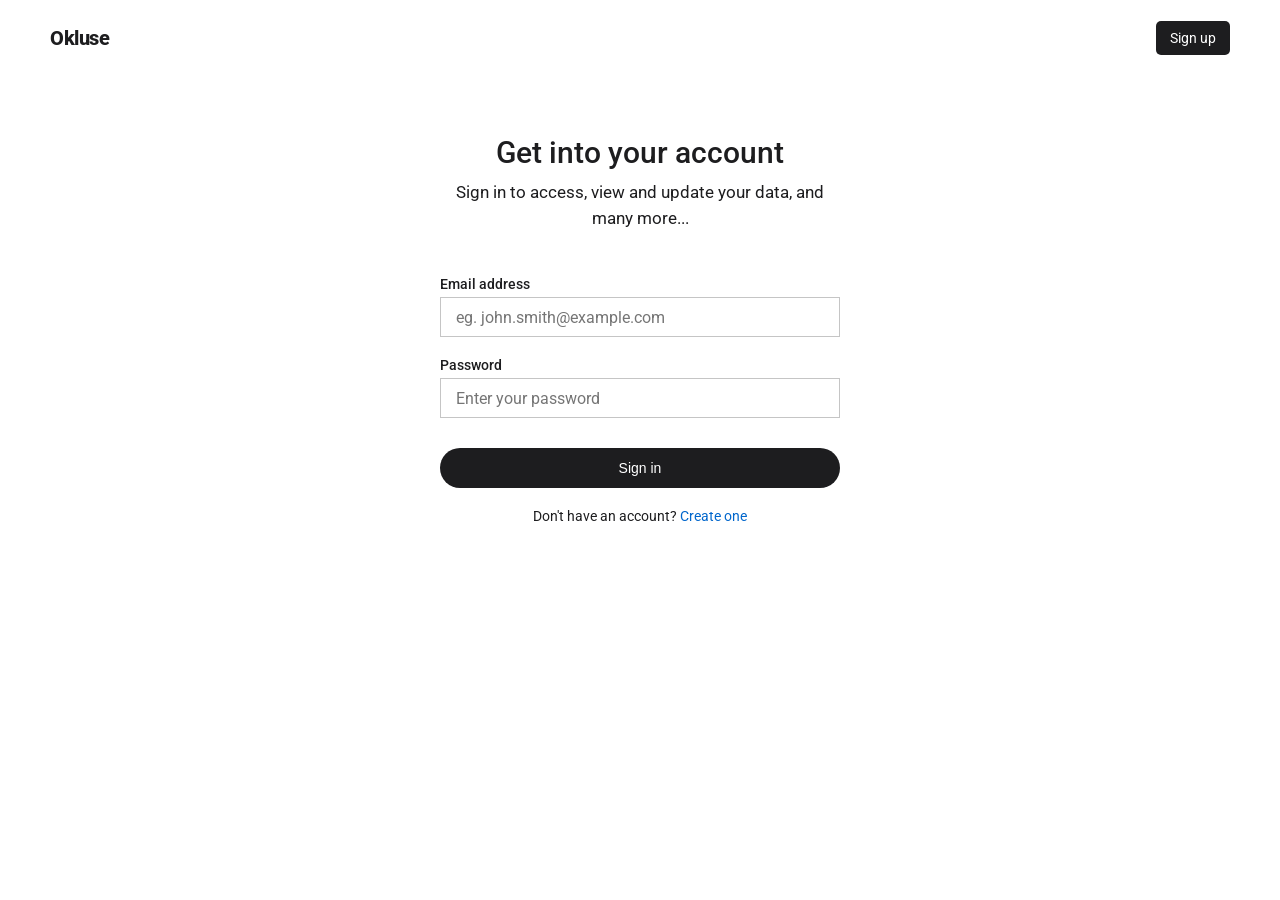
<file: index.html>
<!doctype html>
<html lang="en">
  <head>
    <meta charset="UTF-8" />
    <meta name="viewport" content="width=device-width, initial-scale=1.0" />
    <link rel="preconnect" href="https://fonts.googleapis.com" />
    <link rel="preconnect" href="https://fonts.gstatic.com" crossorigin />
    <link
      href="https://fonts.googleapis.com/css2?family=Roboto:ital,wght@0,100..900;1,100..900&display=swap"
      rel="stylesheet"
    />
    <link rel="stylesheet" href="css/styles.css" />

    <title>Okluse - Sign in</title>
  </head>
  <body>
    <!-- Header -->
    <header class="header">
      <a href="/index.html" class="header__brand">Okluse</a>
      <a href="/pages/signup-main.html" class="header__nav">Sign up</a>
    </header>

    <!-- Auth -->
    <main class="auth">
      <div class="auth__container">
        <!-- Auth header -->
        <div class="auth__header">
          <h1>Get into your account</h1>
          <p>Sign in to access, view and update your data, and many more...</p>
        </div>

        <!-- Form -->
        <form action="#" class="form" novalidate>
          <div class="form__fields">
            <!-- Email -->
            <div class="form__group">
              <label for="email" class="form__label">Email address</label>
              <input
                type="email"
                name="email"
                id="email"
                class="form__input"
                placeholder="eg. john.smith@example.com"
                autocomplete="email"
              />
              <p class="form__hint form__hint--hidden"></p>
            </div>

            <!-- Password -->
            <div class="form__group">
              <label for="password" class="form__label">Password</label>
              <input
                type="password"
                name="password"
                id="password"
                class="form__input"
                placeholder="Enter your password"
                autocomplete="current-password"
              />
              <p class="form__hint form__hint--hidden"></p>
            </div>
          </div>

          <!-- Submit button -->
          <div class="form__group">
            <button type="submit" id="button" class="form__button">
              Sign in
            </button>
            <p id="form-status" class="form__status form__status--hidden"></p>
          </div>
        </form>

        <!-- Auth link -->
        <div class="auth__link">
          Don't have an account?
          <a href="/pages/signup-main.html">Create one</a>
        </div>
      </div>
    </main>
  </body>
</html>
</file>
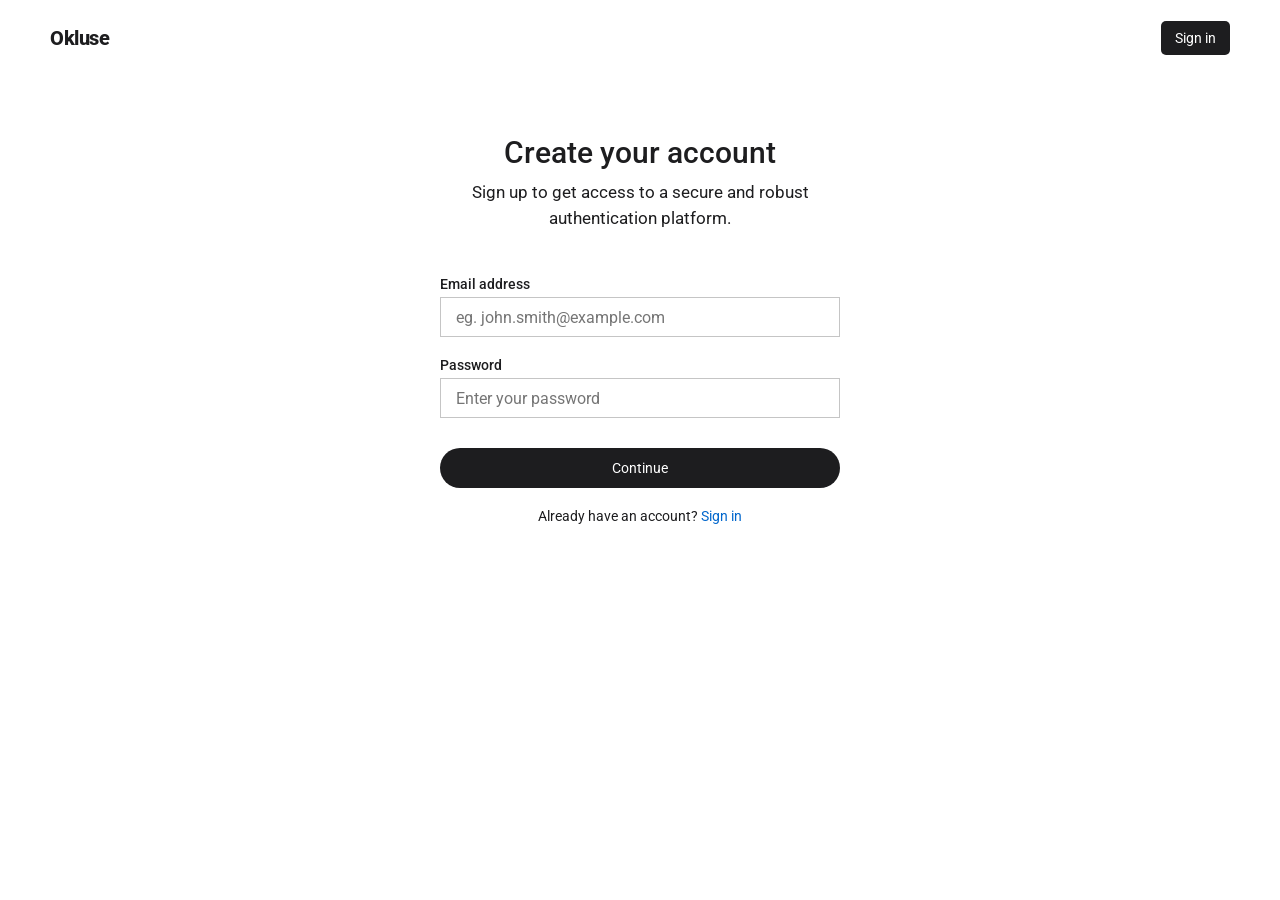
<file: pages/signup-main.html>
<!doctype html>
<html lang="en">
  <head>
    <meta charset="UTF-8" />
    <meta name="viewport" content="width=device-width, initial-scale=1.0" />
    <link rel="preconnect" href="https://fonts.googleapis.com" />
    <link rel="preconnect" href="https://fonts.gstatic.com" crossorigin />
    <link
      href="https://fonts.googleapis.com/css2?family=Roboto:ital,wght@0,100..900;1,100..900&display=swap"
      rel="stylesheet"
    />
    <link rel="stylesheet" href="../css/styles.css" />

    <title>Okluse - Sign up</title>
  </head>
  <body>
    <!-- Header -->
    <header class="header">
      <a href="/index.html" class="header__brand">Okluse</a>
      <a href="/index.html" class="header__nav">Sign in</a>
    </header>

    <!-- Auth -->
    <main class="auth">
      <div class="auth__container">
        <!-- Auth header -->
        <div class="auth__header">
          <h1>Create your account</h1>
          <p>
            Sign up to get access to a secure and robust authentication
            platform.
          </p>
        </div>

        <!-- Form -->
        <form action="#" class="form" novalidate>
          <div class="form__fields">
            <!-- Email -->
            <div class="form__group">
              <label for="email" class="form__label">Email address</label>
              <input
                type="email"
                name="email"
                id="email"
                class="form__input"
                placeholder="eg. john.smith@example.com"
                autocomplete="email"
              />
              <p class="form__hint form__hint--hidden"></p>
            </div>

            <!-- Password -->
            <div class="form__group">
              <label for="password" class="form__label">Password</label>
              <input
                type="password"
                name="password"
                id="password"
                class="form__input"
                placeholder="Enter your password"
                autocomplete="new-password"
              />
              <p class="form__hint form__hint--hidden"></p>
            </div>
          </div>

          <!-- Submit button -->
          <div class="form__group">
            <a href="/pages/signup-profile.html" class="form__button"
              >Continue</a
            >
            <p id="form-status" class="form__status form__status--hidden"></p>
          </div>
        </form>

        <!-- Auth link -->
        <div class="auth__link">
          Already have an account? <a href="../index.html">Sign in</a>
        </div>
      </div>
    </main>
  </body>
</html>
</file>
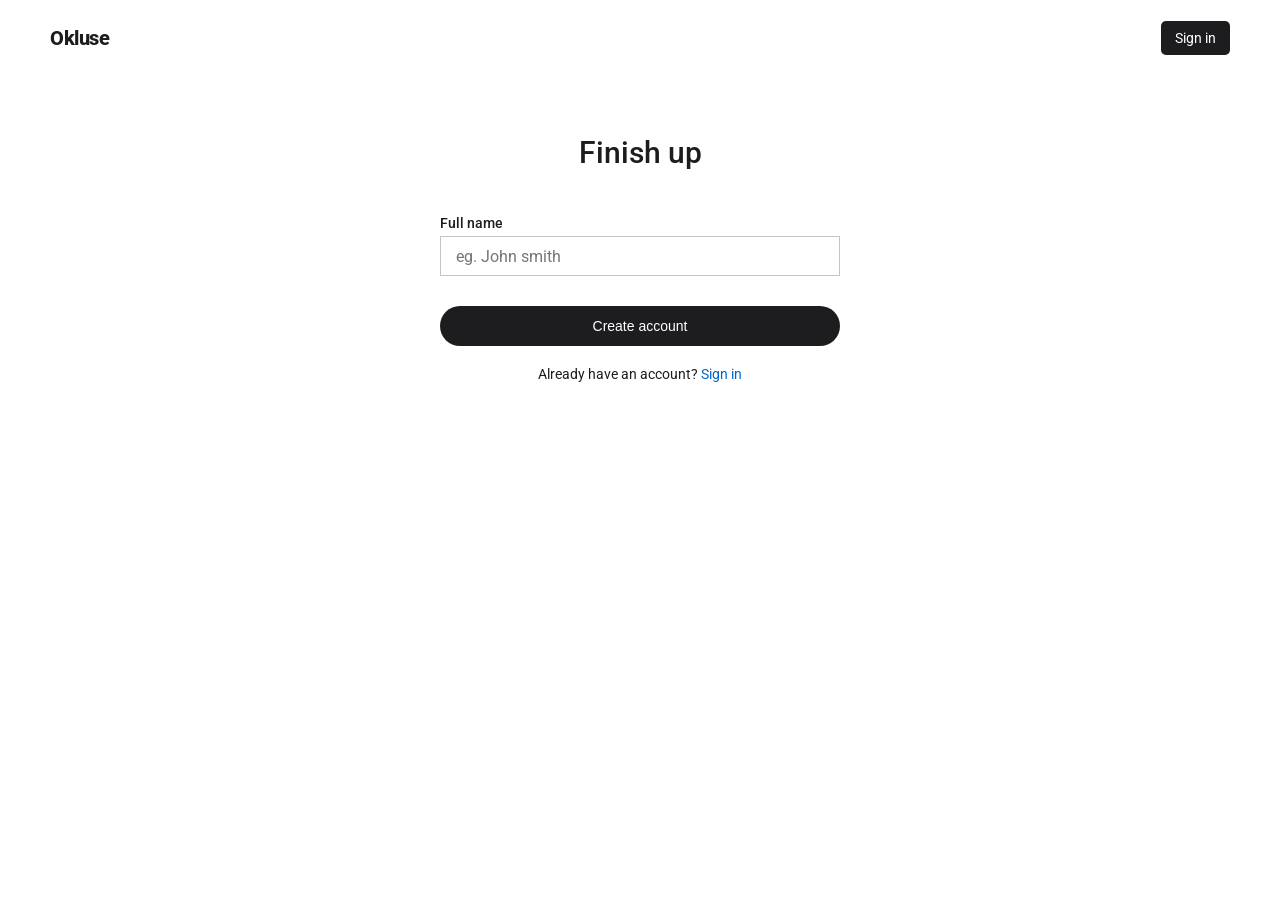
<file: pages/signup-profile.html>
<!doctype html>
<html lang="en">
  <head>
    <meta charset="UTF-8" />
    <meta name="viewport" content="width=device-width, initial-scale=1.0" />
    <link rel="preconnect" href="https://fonts.googleapis.com" />
    <link rel="preconnect" href="https://fonts.gstatic.com" crossorigin />
    <link
      href="https://fonts.googleapis.com/css2?family=Roboto:ital,wght@0,100..900;1,100..900&display=swap"
      rel="stylesheet"
    />
    <link rel="stylesheet" href="../css/styles.css" />

    <title>Okluse - Complete registration</title>
  </head>
  <body>
    <!-- Header -->
    <header class="header">
      <a href="/index.html" class="header__brand">Okluse</a>
      <a href="/index.html" class="header__nav">Sign in</a>
    </header>

    <!-- Auth -->
    <main class="auth">
      <div class="auth__container">
        <!-- Auth header -->
        <div class="auth__header">
          <h1>Finish up</h1>
        </div>

        <!-- Form -->
        <form action="#" class="form" novalidate>
          <div class="form__fields">
            <!-- Full name -->
            <div class="form__group">
              <label for="name" class="form__label">Full name</label>
              <input
                type="text"
                name="name"
                id="name"
                class="form__input"
                placeholder="eg. John smith"
              />
              <p class="form__hint form__hint--hidden"></p>
            </div>
          </div>

          <!-- Submit button -->
          <div class="form__group">
            <button type="submit" id="button" class="form__button">
              Create account
            </button>
            <p id="form-status" class="form__status form__status--hidden"></p>
          </div>
        </form>

        <!-- Auth link -->
        <div class="auth__link">
          Already have an account? <a href="../index.html">Sign in</a>
        </div>
      </div>
    </main>
  </body>
</html>
</file>
<file: css/styles.css>
:root {
  /* Colors */
  --color-white-primary: #ffffff;
  --color-black-primary: #1d1d1f;
  --color-black-secondary: #323233;
  --color-gray-primary: #c5c5c5;
  --color-blue-primary: #0066cc;
  --color-green-primary: #00af69;
  --color-red-primary: #d73422;

  /* Font sizes */
  --font-size-xs: 0.75rem; /* 12px */
  --font-size-sm: 0.8125rem; /* 13px */
  --font-size-md: 0.875rem; /* 14px */
  --font-size-base: 1rem; /* 16px */
  --font-size-lg: 1.0625rem; /* 17px */
  --font-size-xl: 1.25rem; /* 20px */
  --font-size-2xl: 1.375rem; /* 22px */
  --font-size-3xl: 1.5rem; /* 24px */
  --font-size-4xl: 1.875rem; /* 30px */
  --font-size-5xl: 2.125rem; /* 34px */

  /* Font weights */
  --font-weight-normal: 400;
  --font-weight-medium: 500;
  --font-weight-semi-bold: 600;
  --font-weight-bold: 700;
  --font-weight-extra-bold: 800;
}

/* Reset */
*,
*::after,
*::before {
  margin: 0;
  padding: 0;
  box-sizing: inherit;
}

html {
  box-sizing: border-box;
}

body {
  font-family: "Roboto", sans-serif;
  font-size: var(--font-size-base);
  color: var(--color-black-primary);
  background-color: var(--color-white-primary);
  padding-bottom: 150px;
}

a {
  color: var(--color-black-primary);
  text-decoration: none;
}

label,
input {
  display: block;
}

/* Header */
.header {
  height: 100%;
  min-height: 75px;
  width: 100%;
  display: flex;
  align-items: center;
  justify-content: space-between;
  padding: 20px 50px;
}

.header__brand {
  font-size: var(--font-size-xl);
  font-weight: var(--font-weight-extra-bold);
  letter-spacing: -0.5px;
}

.header__nav {
  font-size: var(--font-size-md);
  padding: 9px 14px;
  color: var(--color-white-primary);
  background-color: var(--color-black-primary);
  border-radius: 5px;
  cursor: pointer;
}

.header__nav:hover {
  background-color: var(--color-black-secondary);
}

/* Auth */
.auth {
  display: flex;
  flex-direction: column;
  align-items: center;
}

.auth__container {
  margin-top: 55px;
  width: calc(100% - 40px);
  max-width: 400px;
  display: flex;
  flex-direction: column;
  gap: 40px;
}

.auth__header {
  padding: 5px;
  text-align: center;
  width: 100%;
}

.auth__header h1 {
  font-size: var(--font-size-4xl);
  font-weight: var(--font-weight-medium);
}

.auth__header p {
  margin-top: 10px;
  font-size: var(--font-size-lg);
  line-height: 1.5;
}

.auth__link {
  margin-top: -20px;
  font-size: var(--font-size-md);
  text-align: center;
}

.auth__link a {
  color: var(--color-blue-primary);
}

.auth__link a:hover {
  text-decoration: underline;
  text-underline-offset: 3px;
}

/* Form */
.form {
  width: 100%;
}

.form__group {
  display: flex;
  flex-direction: column;
  gap: 5px;
}

.form__fields {
  display: flex;
  flex-direction: column;
  gap: 20px;
}

.form__label {
  font-size: var(--font-size-md);
  font-weight: var(--font-weight-medium);
}

.form__input {
  font-family: "Roboto", sans-serif;
  font-size: var(--font-size-base);
  height: 40px;
  width: 100%;
  outline: none;
  border: 1px solid var(--color-gray-primary);
  padding: 10px 15px;
}

.form__input:focus {
  border: 2px solid var(--color-black-primary);
}

.form__input--error {
  border: 2px solid var(--color-red-primary);
}

.form__input--error:focus {
  border-color: var(--color-red-primary);
}

.form__hint {
  font-size: var(--font-size-md);
  font-weight: var(--font-weight-medium);
}

.form__hint--visible {
  display: block;
}

.form__hint--hidden {
  display: none;
}

.form__hint--success {
  color: var(--color-green-primary);
}

.form__hint--error {
  color: var(--color-red-primary);
}

.form__button {
  margin-top: 30px;
  outline: none;
  border: none;
  border-radius: 30px;
  color: var(--color-white-primary);
  background-color: var(--color-black-primary);
  height: 40px;
  width: 100%;
  font-size: var(--font-size-md);
  display: flex;
  align-items: center;
  justify-content: center;
  cursor: pointer;
}

.form__button:hover {
  background-color: var(--color-black-secondary);
}

.form__status {
  margin-top: 5px;
  font-size: var(--font-size-md);
  font-weight: var(--font-weight-medium);
  text-align: center;
}

.form__status--visible {
  display: block;
}

.form__status--hidden {
  display: none;
}

.form__status--success {
  color: var(--color-green-primary);
}

.form__status--error {
  color: var(--color-red-primary);
}

/* Responsive Mobile */
@media (max-width: 430px) {
  /* Header */
  .header {
    padding: 10px 20px;
  }

  .header__brand {
    font-size: var(--font-size-xl);
  }

  .header__nav {
    font-size: var(--font-size-xs);
    padding: 7px 12px;
  }

  /* Auth */
  .auth__header h1 {
    font-size: var(--font-size-3xl);
  }

  .auth__header p {
    font-size: var(--font-size-base);
  }

  .auth__link {
    font-size: var(--font-size-sm);
  }

  /* Form */
  .form__label {
    font-size: var(--font-size-md);
  }

  .form__hint {
    font-size: var(--font-size-xs);
  }

  .form__status {
    font-size: var(--font-size-xs);
  }
}
</file>
